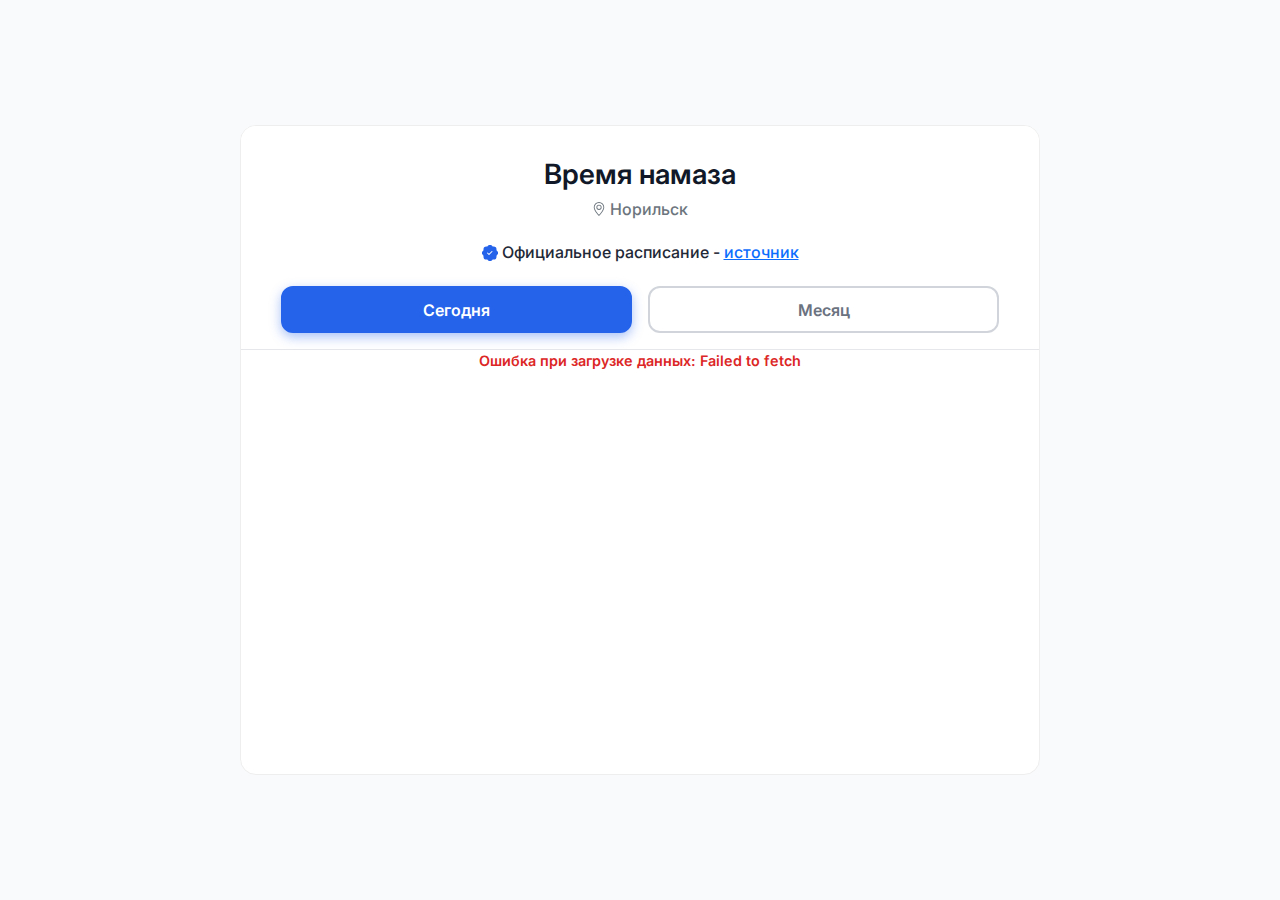
<file: frontend/index.html>
<!DOCTYPE html>
<html lang="ru">

<head>
  <meta charset="UTF-8" />
  <meta name="viewport" content="width=device-width, initial-scale=1" />
  <title>Время намаза</title>
  <!-- Google Fonts: Inter -->
  <link href="https://fonts.googleapis.com/css2?family=Inter:wght@400;600&display=swap" rel="stylesheet" />
  <!-- Bootstrap CSS -->
  <link href="https://cdn.jsdelivr.net/npm/bootstrap@5.3.0/dist/css/bootstrap.min.css" rel="stylesheet" />
  <style>
    body,
    html {
      margin: 0;
      padding: 0;
      height: 100%;
      background: #f9fafb;
      font-family: 'Inter', -apple-system, BlinkMacSystemFont, "Segoe UI", Roboto, Oxygen,
        Ubuntu, Cantarell, "Open Sans", "Helvetica Neue", sans-serif;
      color: #1f2937;
      display: flex;
      align-items: center;
      justify-content: center;
      padding: 1rem;
    }

    /* Обёртка для карточки с возможностью горизонтальной прокрутки на узких экранах */
    .wrapper {
      overflow-x: auto;
    }

    .container-card {
      background: #fff;
      border-radius: 16px;
      border: solid 1px #eee;
      width: 800px;
      /* фиксированная ширина */
      padding: 0;
      display: flex;
      flex-direction: column;
      height: 650px;
      overflow: hidden;
      box-sizing: border-box;
    }

    .header {
      position: sticky;
      top: 0;
      background: #fff;
      padding: 2rem 2.5rem 1rem 2.5rem;
      z-index: 10;
      border-bottom: 1px solid #e5e7eb;
      display: flex;
      flex-direction: column;
      gap: 1rem;
    }

    h1 {
      font-weight: 600;
      font-size: 1.75rem;
      text-align: center;
      color: #111827;
      margin: 0;
      scroll-margin-top: 80px;
    }

    #btnGroup {
      display: flex;
      justify-content: center;
      gap: 1rem;
    }

    button {
      flex: 1;
      padding: 0.6rem 1rem;
      font-weight: 600;
      font-size: 1rem;
      border-radius: 12px;
      border: 2px solid transparent;
      cursor: pointer;
      transition:
        background-color 0.3s ease,
        border-color 0.3s ease,
        color 0.3s ease,
        box-shadow 0.25s ease;
      user-select: none;
    }

    button:focus-visible {
      outline: none;
      box-shadow: 0 0 0 3px #2563eb;
    }

    button.active {
      background-color: #2563eb;
      color: #fff;
      border-color: #2563eb;
      box-shadow: 0 4px 12px rgb(37 99 235 / 0.4);
    }

    button.inactive {
      background-color: transparent;
      color: #6b7280;
      border-color: #d1d5db;
    }

    #error {
      color: #dc2626;
      font-weight: 600;
      font-size: 0.9rem;
      min-height: 1.25rem;
      text-align: center;
      user-select: none;
      padding: 0 2.5rem;
    }

    #content {
      overflow-y: auto;
      padding: 1rem 2.5rem 2rem 2.5rem;
      flex-grow: 1;
      box-sizing: border-box;
    }

    table {
      width: 100%;
      /* таблица занимает всю ширину контейнера */
      border-collapse: separate;
      border-spacing: 0;
      border-radius: 12px;
      overflow: hidden;
      box-shadow: 0 0 0 1px #e5e7eb;
      font-feature-settings: "tnum";
    }

    thead {
      background-color: #f3f4f6;
    }

    thead th {
      text-align: center;
      font-weight: 600;
      font-size: 0.85rem;
      color: #374151;
      padding: 0.75rem 1rem;
      text-transform: uppercase;
      letter-spacing: 0.05em;
      user-select: none;
    }

    tbody td {
      text-align: center;
      padding: 0.75rem 1rem;
      color: #4b5563;
      font-size: 1rem;
      border-top: 1px solid #e5e7eb;
      word-break: break-word;
    }

    tbody tr:hover td {
      background-color: #e0e7ff;
      color: #1e40af;
    }

    @media (max-width: 870px) {
      .container-card {
        width: 850px;
        /* не меняем ширину, но появится горизонтальный скролл */
      }
    }
  </style>
</head>

<body>
  <div class="wrapper">
    <main class="container-card" role="main" aria-label="Время намаза">
      <div class="header">
        <h1 class="mb-0">Время намаза</h1>
        
        <h6 class="text-center text-secondary" style="margin-top: -0.5rem;">
          <svg xmlns="http://www.w3.org/2000/svg" style="margin-top: -0.1rem" width="14" height="14" fill="currentColor"
            class="bi bi-geo-alt" viewBox="0 0 16 16">
            <path
              d="M12.166 8.94c-.524 1.062-1.234 2.12-1.96 3.07A32 32 0 0 1 8 14.58a32 32 0 0 1-2.206-2.57c-.726-.95-1.436-2.008-1.96-3.07C3.304 7.867 3 6.862 3 6a5 5 0 0 1 10 0c0 .862-.305 1.867-.834 2.94M8 16s6-5.686 6-10A6 6 0 0 0 2 6c0 4.314 6 10 6 10" />
            <path d="M8 8a2 2 0 1 1 0-4 2 2 0 0 1 0 4m0 1a3 3 0 1 0 0-6 3 3 0 0 0 0 6" />
          </svg>
          Норильск
        </h6>
        <h6 class="text-center">
          <svg xmlns="http://www.w3.org/2000/svg" style="margin-top: -0.1rem;" width="16" height="16" fill="#2563eb"
            class="bi bi-patch-check-fill" viewBox="0 0 16 16">
            <path
              d="M10.067.87a2.89 2.89 0 0 0-4.134 0l-.622.638-.89-.011a2.89 2.89 0 0 0-2.924 2.924l.01.89-.636.622a2.89 2.89 0 0 0 0 4.134l.637.622-.011.89a2.89 2.89 0 0 0 2.924 2.924l.89-.01.622.636a2.89 2.89 0 0 0 4.134 0l.622-.637.89.011a2.89 2.89 0 0 0 2.924-2.924l-.01-.89.636-.622a2.89 2.89 0 0 0 0-4.134l-.637-.622.011-.89a2.89 2.89 0 0 0-2.924-2.924l-.89.01zm.287 5.984-3 3a.5.5 0 0 1-.708 0l-1.5-1.5a.5.5 0 1 1 .708-.708L7 8.793l2.646-2.647a.5.5 0 0 1 .708.708" />
          </svg>
          Официальное расписание - <a href="https://t.me/nurdkamal">источник</a>
        </h6>

        <div id="btnGroup" role="group" aria-label="Выбор периода">
          <button id="btnToday" class="active" type="button" aria-pressed="true">Сегодня</button>
          <button id="btnMonth" class="inactive" type="button" aria-pressed="false">Месяц</button>
        </div>

      </div>


      <div id="error" role="alert" aria-live="polite"></div>
      <div id="content" aria-live="polite" aria-atomic="true"></div>
    </main>
  </div>

  <script>
    const keyMap = {
      Day: 'День',
      Fajr: 'Фаджр',
      Sunrise: 'Восход',
      Zuhr: 'Зухр',
      Asr: 'Аср',
      Magrib: 'Магриб',
      Isha: 'Иша'
    };

    // Функция создания таблицы для массива (месяц)
    function createTable(data) {
      if (!Array.isArray(data)) return null;
      if (data.length === 0) return '<p class="text-center text-muted">Нет данных за месяц</p>';

      const keys = Object.keys(data[0]);
      let html = '<table><thead><tr>';
      keys.forEach(key => {
        const header = keyMap[key] || key;
        html += `<th scope="col">${header}</th>`;
      });
      html += '</tr></thead><tbody>';
      data.forEach(row => {
        html += '<tr>';
        keys.forEach(key => {
          html += `<td>${row[key]}</td>`;
        });
        html += '</tr>';
      });
      html += '</tbody></table>';
      return html;
    }

    // Новая функция для "Сегодня" — таблица с заголовками сверху и одной строкой данных
    function createSingleTable(obj) {
      if (typeof obj !== 'object' || obj === null) return null;
      const keys = Object.keys(obj);
      let html = '<table><thead><tr>';
      keys.forEach(key => {
        const header = keyMap[key] || key;
        html += `<th scope="col">${header}</th>`;
      });
      html += '</tr></thead><tbody><tr>';
      keys.forEach(key => {
        html += `<td>${obj[key]}</td>`;
      });
      html += '</tr></tbody></table>';
      return html;
    }

    async function fetchNamaz(url) {
      const errorDiv = document.getElementById('error');
      const contentDiv = document.getElementById('content');
      errorDiv.textContent = '';
      contentDiv.innerHTML = '<p class="text-center" style="color:#6b7280;">Загрузка...</p>';

      try {
        const response = await fetch(url);
        if (!response.ok) {
          throw new Error(`Ошибка HTTP: ${response.status}`);
        }
        const data = await response.json();

        if (Array.isArray(data)) {
          contentDiv.innerHTML = createTable(data);
        } else {
          contentDiv.innerHTML = createSingleTable(data);
        }
      } catch (err) {
        contentDiv.innerHTML = '';
        errorDiv.textContent = 'Ошибка при загрузке данных: ' + err.message;
      }
    }

    document.addEventListener('DOMContentLoaded', () => {
      const btnToday = document.getElementById('btnToday');
      const btnMonth = document.getElementById('btnMonth');

      function setActive(buttonToActivate, buttonToDeactivate) {
        buttonToActivate.classList.add('active');
        buttonToActivate.classList.remove('inactive');
        buttonToActivate.setAttribute('aria-pressed', 'true');

        buttonToDeactivate.classList.add('inactive');
        buttonToDeactivate.classList.remove('active');
        buttonToDeactivate.setAttribute('aria-pressed', 'false');
      }

      btnToday.addEventListener('click', () => {
        if (btnToday.classList.contains('active')) return;
        setActive(btnToday, btnMonth);
        fetchNamaz('http://localhost:8080/namaztime/today');
      });

      btnMonth.addEventListener('click', () => {
        if (btnMonth.classList.contains('active')) return;
        setActive(btnMonth, btnToday);
        fetchNamaz('http://localhost:8080/namaztime/month');
      });

      // Автозагрузка "Сегодня"
      fetchNamaz('http://localhost:8080/namaztime/today');
    });
  </script>

  <!-- Bootstrap JS Bundle -->
  <script src="https://cdn.jsdelivr.net/npm/bootstrap@5.3.0/dist/js/bootstrap.bundle.min.js"></script>
</body>

</html>
</file>
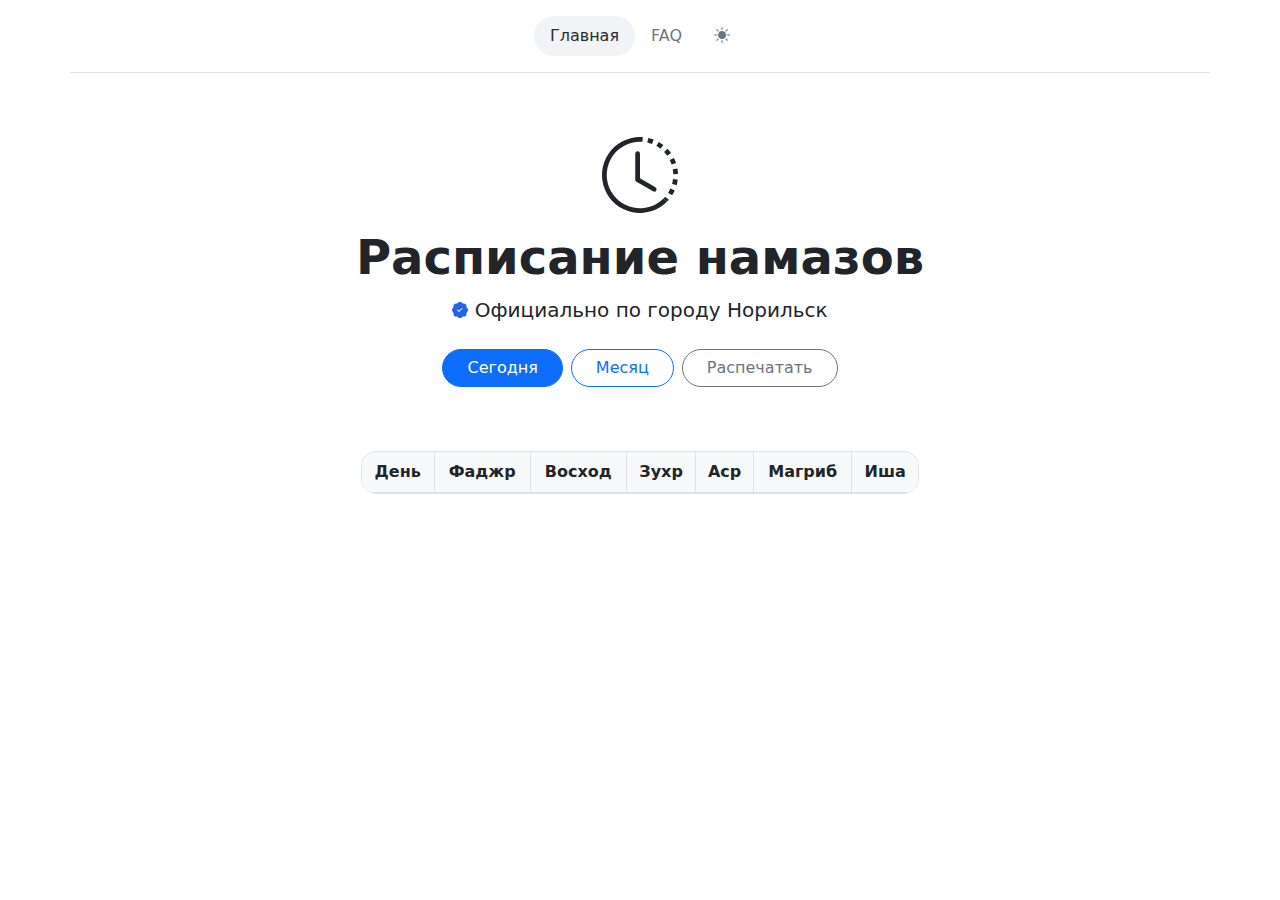
<file: web/index.html>
<!doctype html>
<html lang="en" data-bs-theme="light">
<head>
<meta charset="utf-8">
<meta name="viewport" content="width=device-width, initial-scale=1">
<title>Расписание намазов | Namaznsk.ru
</title>
<link href="https://cdn.jsdelivr.net/npm/bootstrap@5.3.8/dist/css/bootstrap.min.css" rel="stylesheet">
<link href="https://cdn.jsdelivr.net/npm/bootstrap-icons@1.10.0/font/bootstrap-icons.css" rel="stylesheet">

<link href="styles.css" rel="stylesheet">
<link rel="icon" href="favicon.svg" sizes="any" type="image/svg+xml">

</head>
<body>

<header>
  <div class="container border-bottom">
    <header class="d-flex justify-content-center py-3">
      <ul class="nav nav-pills">
        <li class="nav-item"><a href="#" id="mainLink" class="nav-link text-secondary active rounded-pill" aria-current="page">Главная</a></li>
        <li class="nav-item"><a href="#" id="faqLink" class="nav-link text-secondary rounded-pill">FAQ</a></li>
        <li class="nav-item">
          <button id="themeToggle" class="btn btn-link text-secondary nav-link rounded-pill">
            <i id="themeIcon" class="bi bi-sun-fill"></i>
          </button>
        </li>
      </ul>
    </header>
  </div>
</header>

<div id="mainContent">
  <div class="container">
    <div class="px-4 py-5 my-3 text-center">
      <svg xmlns="http://www.w3.org/2000/svg" width="76" height="76" fill="currentColor" class="bi bi-clock-history" viewBox="0 0 16 16">
        <path d="M8.515 1.019A7 7 0 0 0 8 1V0a8 8 0 0 1 .589.022zm2.004.45a7 7 0 0 0-.985-.299l.219-.976q.576.129 1.126.342zm1.37.71a7 7 0 0 0-.439-.27l.493-.87a8 8 0 0 1 .979.654l-.615.789a7 7 0 0 0-.418-.302zm1.834 1.79a7 7 0 0 0-.653-.796l.724-.69q.406.429.747.91zm.744 1.352a7 7 0 0 0-.214-.468l.893-.45a8 8 0 0 1 .45 1.088l-.95.313a7 7 0 0 0-.179-.483m.53 2.507a7 7 0 0 0-.1-1.025l.985-.17q.1.58.116 1.17zm-.131 1.538q.05-.254.081-.51l.993.123a8 8 0 0 1-.23 1.155l-.964-.267q.069-.247.12-.501m-.952 2.379q.276-.436.486-.908l.914.405q-.24.54-.555 1.038zm-.964 1.205q.183-.183.35-.378l.758.653a8 8 0 0 1-.401.432z" />
        <path d="M8 1a7 7 0 1 0 4.95 11.95l.707.707A8.001 8.001 0 1 1 8 0z" />
        <path d="M7.5 3a.5.5 0 0 1 .5.5v5.21l3.248 1.856a.5.5 0 0 1-.496.868l-3.5-2A.5.5 0 0 1 7 9V3.5a.5.5 0 0 1 .5-.5" />
      </svg>

      <h1 class="display-5 mt-3 fw-bold">Расписание намазов</h1>
      <div class="col-lg-6 mt-0 mx-auto">
        <p class="lead mb-4">
          <svg xmlns="http://www.w3.org/2000/svg" style="margin-top: -0.1rem;" width="16" height="16" fill="#2563eb" class="bi bi-patch-check-fill" viewBox="0 0 16 16">
            <path d="M10.067.87a2.89 2.89 0 0 0-4.134 0l-.622.638-.89-.011a2.89 2.89 0 0 0-2.924 2.924l.01.89-.636.622a2.89 2.89 0 0 0 0 4.134l.637.622-.011.89a2.89 2.89 0 0 0 2.924 2.924l.89-.01.622.636a2.89 2.89 0 0 0 4.134 0l.622-.637.89.011a2.89 2.89 0 0 0 2.924-2.924l-.01-.89.636-.622a2.89 2.89 0 0 0 0-4.134l-.637-.622.011-.89a2.89 2.89 0 0 0-2.924-2.924l-.89.01zm.287 5.984-3 3a.5.5 0 0 1-.708 0l-1.5-1.5a.5.5 0 1 1 .708-.708L7 8.793l2.646-2.647a.5.5 0 0 1 .708.708" />
          </svg>
          Официально по городу Норильск
        </p>

        <div class="d-grid gap-2 d-sm-flex justify-content-sm-center">
          <button id="btnToday" type="button" class="btn btn-primary px-4 rounded-pill">Сегодня</button>
          <button id="btnMonth" type="button" class="btn btn-outline-primary px-4 rounded-pill">Месяц</button>
          
          <button onclick="printTable()" class="no-print btn btn-outline-secondary px-4 rounded-pill">Распечатать</button> <!-- Кнопка для печати -->
          <script src="printTable.js"></script>
        </div>
      </div>
    </div>


    <table id="namazTable" class="table mb-5 text-center" style="border-radius: 15px; overflow: hidden;">
      <thead class="">
        <tr>
          <th class="table-header-color" scope="col">День</th>
          <th class="table-header-color" scope="col">Фаджр</th>
          <th class="table-header-color" scope="col">Восход</th>
          <th class="table-header-color" scope="col">Зухр</th>
          <th class="table-header-color" scope="col">Аср</th>
          <th class="table-header-color" scope="col">Магриб</th>
          <th class="table-header-color" scope="col">Иша</th>
        </tr>
      </thead>
      <tbody id="namazTableBody" class="border">
        <!-- Данные будут загружаться сюда -->
      </tbody>
    </table>
  </div>
</div>

<!-- =========================== -->
<!-- PAGE: FAQ: ВОПРОСЫ И ОТВЕТЫ -->
<!-- =========================== -->

<div id="faqContent" class="container my-5">
  <h1 class="text-center mb-4">Часто задаваемые вопросы</h1>

  <div class="accordion" id="faqAccordion">
    <div class="accordion-item">
      <h2 class="accordion-header">
        <button class="accordion-button" type="button" data-bs-toggle="collapse" data-bs-target="#collapseOne">
          ❓ Что это за сайт?
        </button>
      </h2>
      <div id="collapseOne" class="accordion-collapse collapse show" data-bs-parent="#faqAccordion">
        <div class="accordion-body">
          Это веб-приложение для получения расписания намазов по г. Норильск. Расписание берётся с официального <a href="https://t.me/nurdkamal">telegram-канала</a> мечети "Нурд-Камал".
        </div>
      </div>
    </div>

    <div class="accordion-item">
      <h2 class="accordion-header">
        <button class="accordion-button collapsed" type="button" data-bs-toggle="collapse" data-bs-target="#collapseTwo">
          ❓ Как распечатать расписание?
        </button>
      </h2>
      <div id="collapseTwo" class="accordion-collapse collapse" data-bs-parent="#faqAccordion">
        <div class="accordion-body">
          Чтобы распечатать расписание за весь месяц, необходимо сначала нажать на кнопку <button class="btn btn-outline-primary btn-sm rounded-pill">Месяц</button>,
          а затем на кнопку <button class="btn btn-outline-secondary btn-sm rounded-pill">Распечатать</button> рядом с ней. В браузере откроется форма печати. Если по каким-то причинам таблица не вмешается в 1 лист формата А4, необходимо скорректировать параметры скалирования (Scale). По умолчанию оно = 100. Уменьшите до тех пор, пока таблица полностью не вместится в рамках 1 листа А4.
          <br><br>  
          ☑️ Для распечатки советую использовать ПК/Ноутбук с установленным браузером Google Chrome.
        </div>
      </div>
    </div>

    <div class="accordion-item">
      <h2 class="accordion-header">
        <button class="accordion-button collapsed" type="button" data-bs-toggle="collapse" data-bs-target="#collapseThree">
          ⚙️ Для разработчиков
        </button>
      </h2>
      <div id="collapseThree" class="accordion-collapse collapse" data-bs-parent="#faqAccordion">
        <div class="accordion-body">
          Приложение написано на основе REST API протокола. Вы можете получить расписание намазов по г. Норильск и внедрить в свои проекты.
          Для получения расписания за весь месяц: <code>GET /namaztime/month</code>, для текущего дня: <code>GET /namaztime/today</code>
          <br><br>
          ⚙️ Проект полностью open-source. Если есть предложения, улучшения или нашли ошибку - создайте issue или сделайте fork через Pull-request.
          <br>
          🖇️ <a href="https://github.com/woundmee/namaztime-api/">Ссылка на проект (Gitub)</a>
        </div>
      </div>
    </div>

    <div class="accordion-item">
      <h2 class="accordion-header">
        <button class="accordion-button collapsed" type="button" data-bs-toggle="collapse" data-bs-target="#collapseFour">
          ❓ Как с вами связаться? (обратная связь)
        </button>
      </h2>
      <div id="collapseFour" class="accordion-collapse collapse" data-bs-parent="#faqAccordion">
        <div class="accordion-body">
          Если у вас есть вопросы - направляйте их через <a href="https://t.me/namaznsk">telegram-канал</a>. Сообщения каналы открыты.
        </div>
      </div>
    </div>

  </div>
</div>

<script src="fetchNamazData.js"></script>

<script src="https://cdn.jsdelivr.net/npm/bootstrap@5.3.8/dist/js/bootstrap.bundle.min.js"></script>
</body>
</html>
</file>
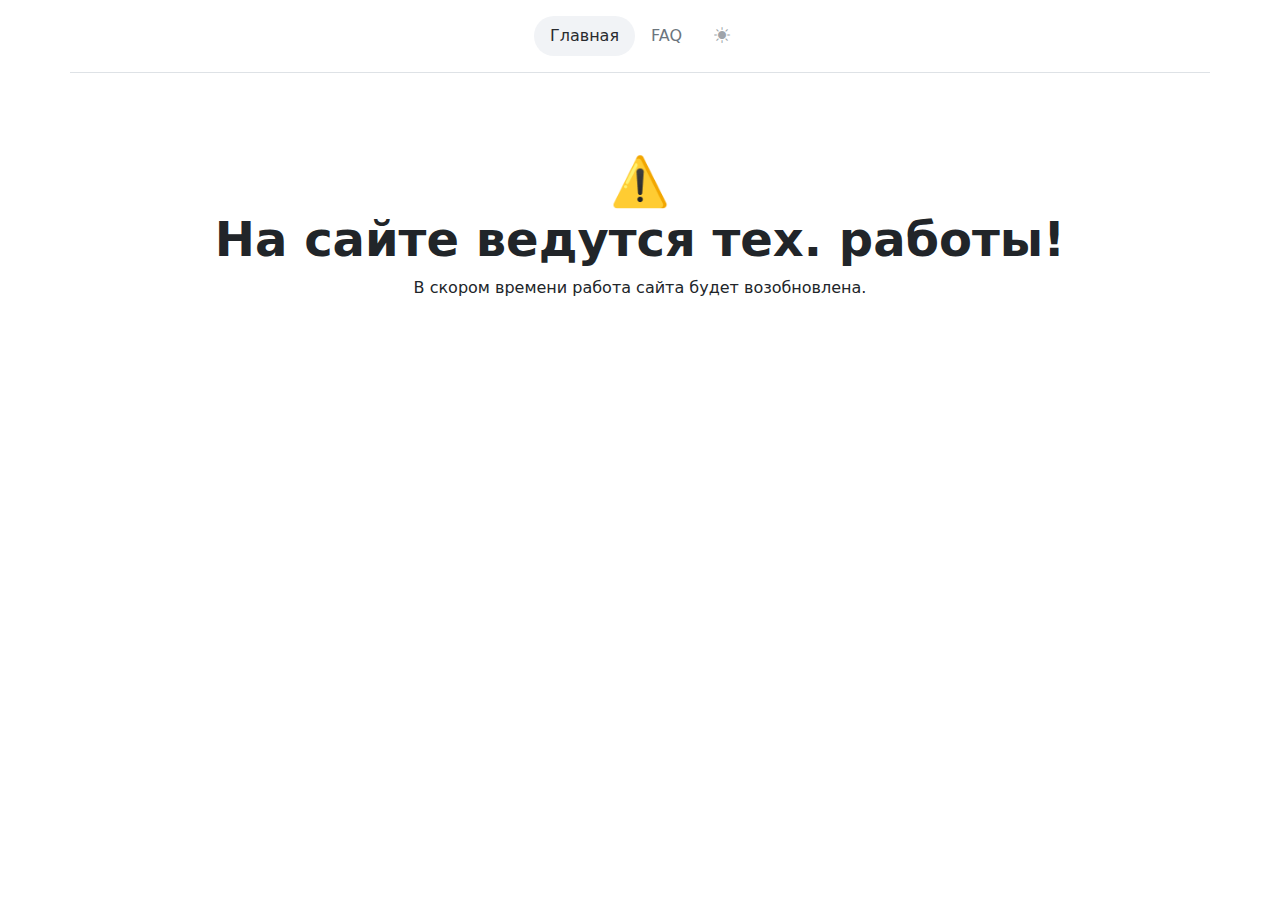
<file: frontend/techWorks.html>
<!doctype html>
<html lang="en" data-bs-theme="light">
<head>
<meta charset="utf-8">
<meta name="viewport" content="width=device-width, initial-scale=1">
<title>Расписание намазов | Namaznsk.ru
</title>
<link href="https://cdn.jsdelivr.net/npm/bootstrap@5.3.8/dist/css/bootstrap.min.css" rel="stylesheet">
<link href="https://cdn.jsdelivr.net/npm/bootstrap-icons@1.10.0/font/bootstrap-icons.css" rel="stylesheet">

<link href="styles.css" rel="stylesheet">
<link rel="icon" href="favicon.svg" sizes="any" type="image/svg+xml">

</head>
<body>

<header>
  <div class="container border-bottom">
    <header class="d-flex justify-content-center py-3">
      <ul class="nav nav-pills">
        <li class="nav-item"><a href="#" id="mainLink" class="nav-link text-secondary active rounded-pill" aria-current="page">Главная</a></li>
        <li class="nav-item"><a href="#" id="faqLink" class="nav-link text-secondary rounded-pill disabled">FAQ</a></li>
        <li class="nav-item">
          <button id="themeToggle" class="btn btn-link text-secondary nav-link rounded-pill disabled">
            <i id="themeIcon" class="bi bi-sun-fill"></i>
          </button>
        </li>
      </ul>
    </header>
  </div>
</header>

<div id="mainContent">
  <div class="container">
    <div class="px-4 py-5 my-3 text-center">
      <h1 class="display-5 mt-3 fw-bold">⚠️<br>На сайте ведутся тех. работы!</h1>
      <p>В скором времени работа сайта будет возобновлена.</p>
    </div>
  </div>
</div>

<script src="https://cdn.jsdelivr.net/npm/bootstrap@5.3.8/dist/js/bootstrap.bundle.min.js"></script>
</body>
</html>
</file>
<file: web/styles.css>
/* === PRINT === */

/* Основные стили для печати */
@media print {
  /* Скрываем всё кроме таблицы */
  body * {
      display: none;
  }
  
  #namazTable {
      display: table !important;
      width: 100% !important;
      font-size: 14px !important;
  }
  
  #namazTable th,
  #namazTable td {
      border: 1px solid #000 !important;
      padding: 6px !important;
  }
  
  /* Заголовок для печати */
  #namazTable::before {
      content: "Время намаза";
      display: block;
      text-align: center;
      font-size: 18px;
      font-weight: bold;
      margin-bottom: 15px;
  }
}


/* =================== */

@media (min-width: 768px) {
    #namazTable {
      width: 50%;
      margin: 0 auto;
    }
  }
  /* Кастомные стили для таблицы */
  .table thead {
    background-color: #f8f9fa;
  }
  [data-bs-theme="dark"] .table thead {
    background-color: #343a40;
  }
  #themeToggle {
    display: flex;
    align-items: center;
    justify-content: center;
    height: 100%;
  }
  .active {
    background-color: #f1f3f6 !important;
    color: #292b2f !important;
  }
  [data-bs-theme="dark"] .active {
    background-color: #495057 !important;
    color: #f8f9fa !important;
  }
  @media (max-width: 768px) {
    .table, .table thead, .table tbody, .table th, .table td {
      font-size: 0.8rem;
    }
    .table th, .table td {
      padding: 0.3rem;
    }
    h1 {
      font-size: 1.8rem;
    }
    .lead {
      font-size: 1rem;
    }
  }
  .nav-pills .nav-link {
    transition: all 0.3s ease;
  }
  .nav-pills .nav-link:hover {
    background-color: rgba(0,123,255,0.1);
  }
  [data-bs-theme="dark"] .nav-pills .nav-link:hover {
    background-color: rgba(255,255,255,0.1);
  }
  #mainContent, #faqContent {
    display: none;
  }
  #mainContent {
    display: block;
  }

.table-header-color {
  background-color: #f8f9fa; /* светлый фон по умолчанию */
  color: #212529;
  font-weight: 600;
  border-bottom: 1px solid #dee2e6;
}

/* Темный режим для заголовков с классом table-header-color */
[data-bs-theme="dark"] .table-header-color {
  background-color: #343a40 !important;
  color: #f8f9fa !important;
  border-bottom: 1px solid #495057 !important;
}


#namazTable {
  border: 1px solid #dee2e6; /* светлая граница */
  border-radius: 15px;
  overflow: hidden;
  border-collapse: separate;
  border-spacing: 0;
  background-color: #fff; /* светлый фон таблицы */
  color: #212529; /* цвет текста */
}

/* Заголовки таблицы для светлого режима */
#namazTable thead th {
  background-color: #f8f9fa;
  border-bottom: 1px solid #dee2e6;
  color: #212529;
  font-weight: 600;
}

/* Скругление углов заголовка */
#namazTable thead th:first-child {
  border-top-left-radius: 15px;
}

#namazTable thead th:last-child {
  border-top-right-radius: 15px;
}

/* Скругление углов нижних ячеек */
#namazTable tbody tr:last-child td:first-child {
  border-bottom-left-radius: 15px;
}

#namazTable tbody tr:last-child td:last-child {
  border-bottom-right-radius: 15px;
}

/* Границы между ячейками */
#namazTable th, #namazTable td {
  border-right: 1px solid #dee2e6;
  border-bottom: 1px solid #dee2e6;
}

/* Убираем правую границу у последнего столбца */
#namazTable th:last-child, #namazTable td:last-child {
  border-right: none;
}

/* Убираем нижнюю границу у последней строки */
#namazTable tbody tr:last-child td {
  border-bottom: none;
}

/* Темный режим */
[data-bs-theme="dark"] #namazTable {
  border: 1px solid #495057; /* темная граница */
  background-color: #212529; /* темный фон таблицы */
  color: #f8f9fa; /* светлый текст */
}

[data-bs-theme="dark"] #namazTable thead th {
  background-color: #343a40;
  border-bottom: 1px solid #495057;
  color: #f8f9fa;
}

[data-bs-theme="dark"] #namazTable th, 
[data-bs-theme="dark"] #namazTable td {
  border-right: 1px solid #495057;
  border-bottom: 1px solid #495057;
}

[data-bs-theme="dark"] #namazTable th:last-child, 
[data-bs-theme="dark"] #namazTable td:last-child {
  border-right: none;
}

[data-bs-theme="dark"] #namazTable tbody tr:last-child td {
  border-bottom: none;
}
</file>
<file: frontend/styles.css>
/* === PRINT === */



/* Основные стили для печати */
@media print {
  /* Скрываем всё кроме таблицы */
  body * {
      display: none;
  }
  
  #namazTable {
      display: table !important;
      width: 100% !important;
      font-size: 14px !important;
  }
  
  #namazTable th,
  #namazTable td {
      border: 1px solid #000 !important;
      padding: 6px !important;
  }
  
  /* Заголовок для печати */
  #namazTable::before {
      content: "Время намаза";
      display: block;
      text-align: center;
      font-size: 18px;
      font-weight: bold;
      margin-bottom: 15px;
  }
}


/* =================== */

@media (min-width: 768px) {
    #namazTable {
      width: 50%;
      margin: 0 auto;
    }
  }
  /* Кастомные стили для таблицы */
  .table thead {
    background-color: #f8f9fa;
  }
  [data-bs-theme="dark"] .table thead {
    background-color: #343a40;
  }
  #themeToggle {
    display: flex;
    align-items: center;
    justify-content: center;
    height: 100%;
  }
  .active {
    background-color: #f1f3f6 !important;
    color: #292b2f !important;
  }
  [data-bs-theme="dark"] .active {
    background-color: #495057 !important;
    color: #f8f9fa !important;
  }
  @media (max-width: 768px) {
    .table, .table thead, .table tbody, .table th, .table td {
      font-size: 0.8rem;
    }
    .table th, .table td {
      padding: 0.3rem;
    }
    h1 {
      font-size: 1.8rem;
    }
    .lead {
      font-size: 1rem;
    }
  }
  .nav-pills .nav-link {
    transition: all 0.3s ease;
  }
  .nav-pills .nav-link:hover {
    background-color: rgba(0,123,255,0.1);
  }
  [data-bs-theme="dark"] .nav-pills .nav-link:hover {
    background-color: rgba(255,255,255,0.1);
  }
  #mainContent, #faqContent {
    display: none;
  }
  #mainContent {
    display: block;
  }

.table-header-color {
  background-color: #f8f9fa; /* светлый фон по умолчанию */
  color: #212529;
  font-weight: 600;
  border-bottom: 1px solid #dee2e6;
}

/* Темный режим для заголовков с классом table-header-color */
[data-bs-theme="dark"] .table-header-color {
  background-color: #343a40 !important;
  color: #f8f9fa !important;
  border-bottom: 1px solid #495057 !important;
}


#namazTable {
  border: 1px solid #dee2e6; /* светлая граница */
  border-radius: 15px;
  overflow: hidden;
  border-collapse: separate;
  border-spacing: 0;
  background-color: #fff; /* светлый фон таблицы */
  color: #212529; /* цвет текста */
}

/* Заголовки таблицы для светлого режима */
#namazTable thead th {
  background-color: #f8f9fa;
  border-bottom: 1px solid #dee2e6;
  color: #212529;
  font-weight: 600;
}

/* Скругление углов заголовка */
#namazTable thead th:first-child {
  border-top-left-radius: 15px;
}

#namazTable thead th:last-child {
  border-top-right-radius: 15px;
}

/* Скругление углов нижних ячеек */
#namazTable tbody tr:last-child td:first-child {
  border-bottom-left-radius: 15px;
}

#namazTable tbody tr:last-child td:last-child {
  border-bottom-right-radius: 15px;
}

/* Границы между ячейками */
#namazTable th, #namazTable td {
  border-right: 1px solid #dee2e6;
  border-bottom: 1px solid #dee2e6;
}

/* Убираем правую границу у последнего столбца */
#namazTable th:last-child, #namazTable td:last-child {
  border-right: none;
}

/* Убираем нижнюю границу у последней строки */
#namazTable tbody tr:last-child td {
  border-bottom: none;
}

/* Темный режим */
[data-bs-theme="dark"] #namazTable {
  border: 1px solid #495057; /* темная граница */
  background-color: #212529; /* темный фон таблицы */
  color: #f8f9fa; /* светлый текст */
}

[data-bs-theme="dark"] #namazTable thead th {
  background-color: #343a40;
  border-bottom: 1px solid #495057;
  color: #f8f9fa;
}

[data-bs-theme="dark"] #namazTable th, 
[data-bs-theme="dark"] #namazTable td {
  border-right: 1px solid #495057;
  border-bottom: 1px solid #495057;
}

[data-bs-theme="dark"] #namazTable th:last-child, 
[data-bs-theme="dark"] #namazTable td:last-child {
  border-right: none;
}

[data-bs-theme="dark"] #namazTable tbody tr:last-child td {
  border-bottom: none;
}
</file>
